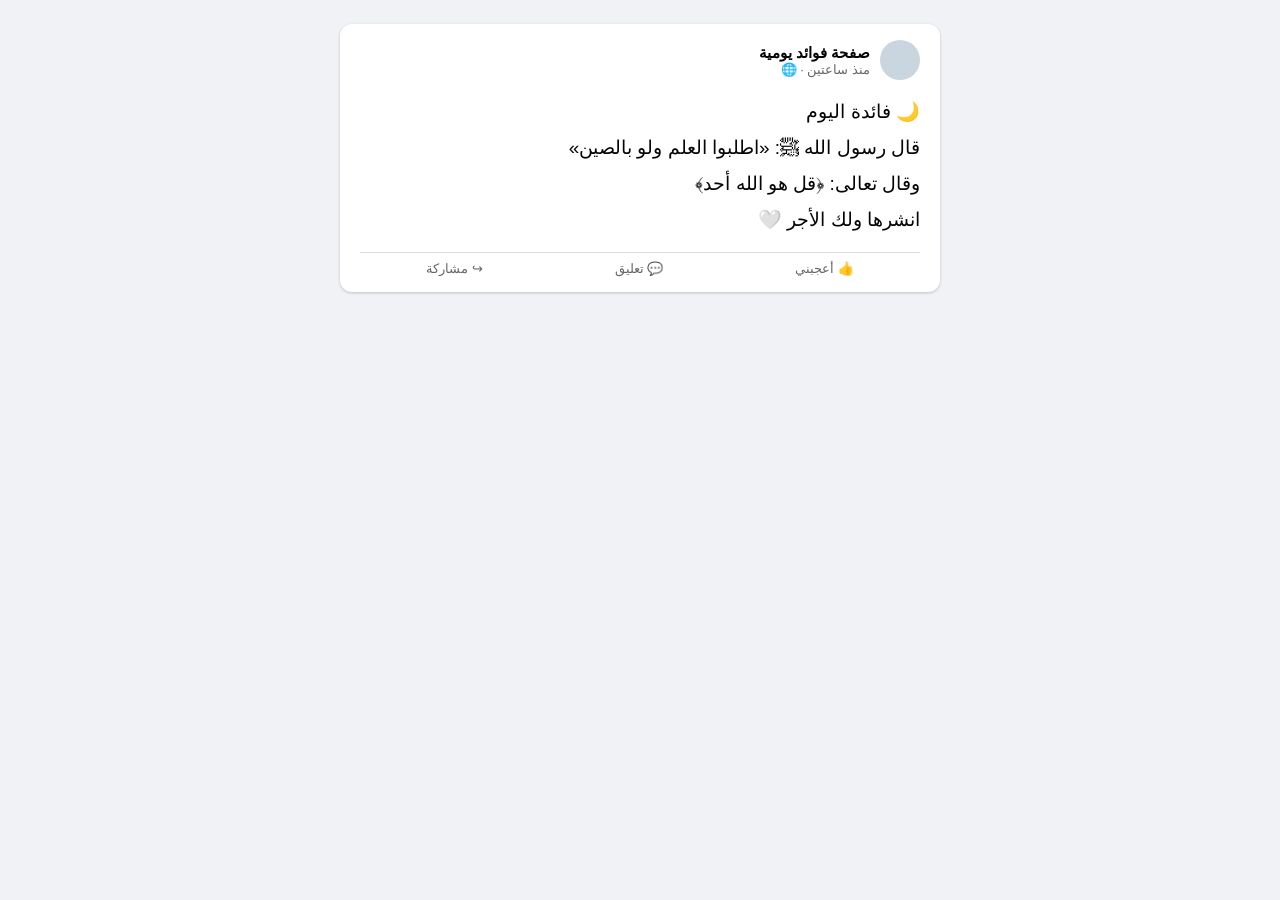
<file: docs/demo/synthetic_post.html>
<!doctype html><html lang="ar" dir="rtl"><meta charset="utf-8">
<!-- Synthetic demo post (P5: no real user content). Rendered to PNG by scripts/make_demo_image.py -->
<style>
body{margin:0;background:#f0f2f5;font-family:"Segoe UI",Tahoma,sans-serif}
.card{width:560px;margin:24px auto;background:#fff;border-radius:12px;box-shadow:0 1px 3px rgba(0,0,0,.2);padding:16px 20px}
.head{display:flex;gap:10px;align-items:center;color:#65676b;font-size:13px}
.avatar{width:40px;height:40px;border-radius:50%;background:#c9d6df}
.name{color:#050505;font-weight:700;font-size:15px}
.text{font-size:19px;line-height:1.9;color:#050505;margin:14px 0}
.bar{border-top:1px solid #ddd;padding-top:8px;color:#65676b;font-size:13px;display:flex;justify-content:space-around}
</style>
<div class="card">
  <div class="head"><div class="avatar"></div><div><div class="name">صفحة فوائد يومية</div>منذ ساعتين · 🌐</div></div>
  <div class="text">🌙 فائدة اليوم<br>قال رسول الله ﷺ: «اطلبوا العلم ولو بالصين»<br>وقال تعالى: ﴿قل هو الله أحد﴾<br>انشرها ولك الأجر 🤍</div>
  <div class="bar"><span>👍 أعجبني</span><span>💬 تعليق</span><span>↪ مشاركة</span></div>
</div></html>
</file>
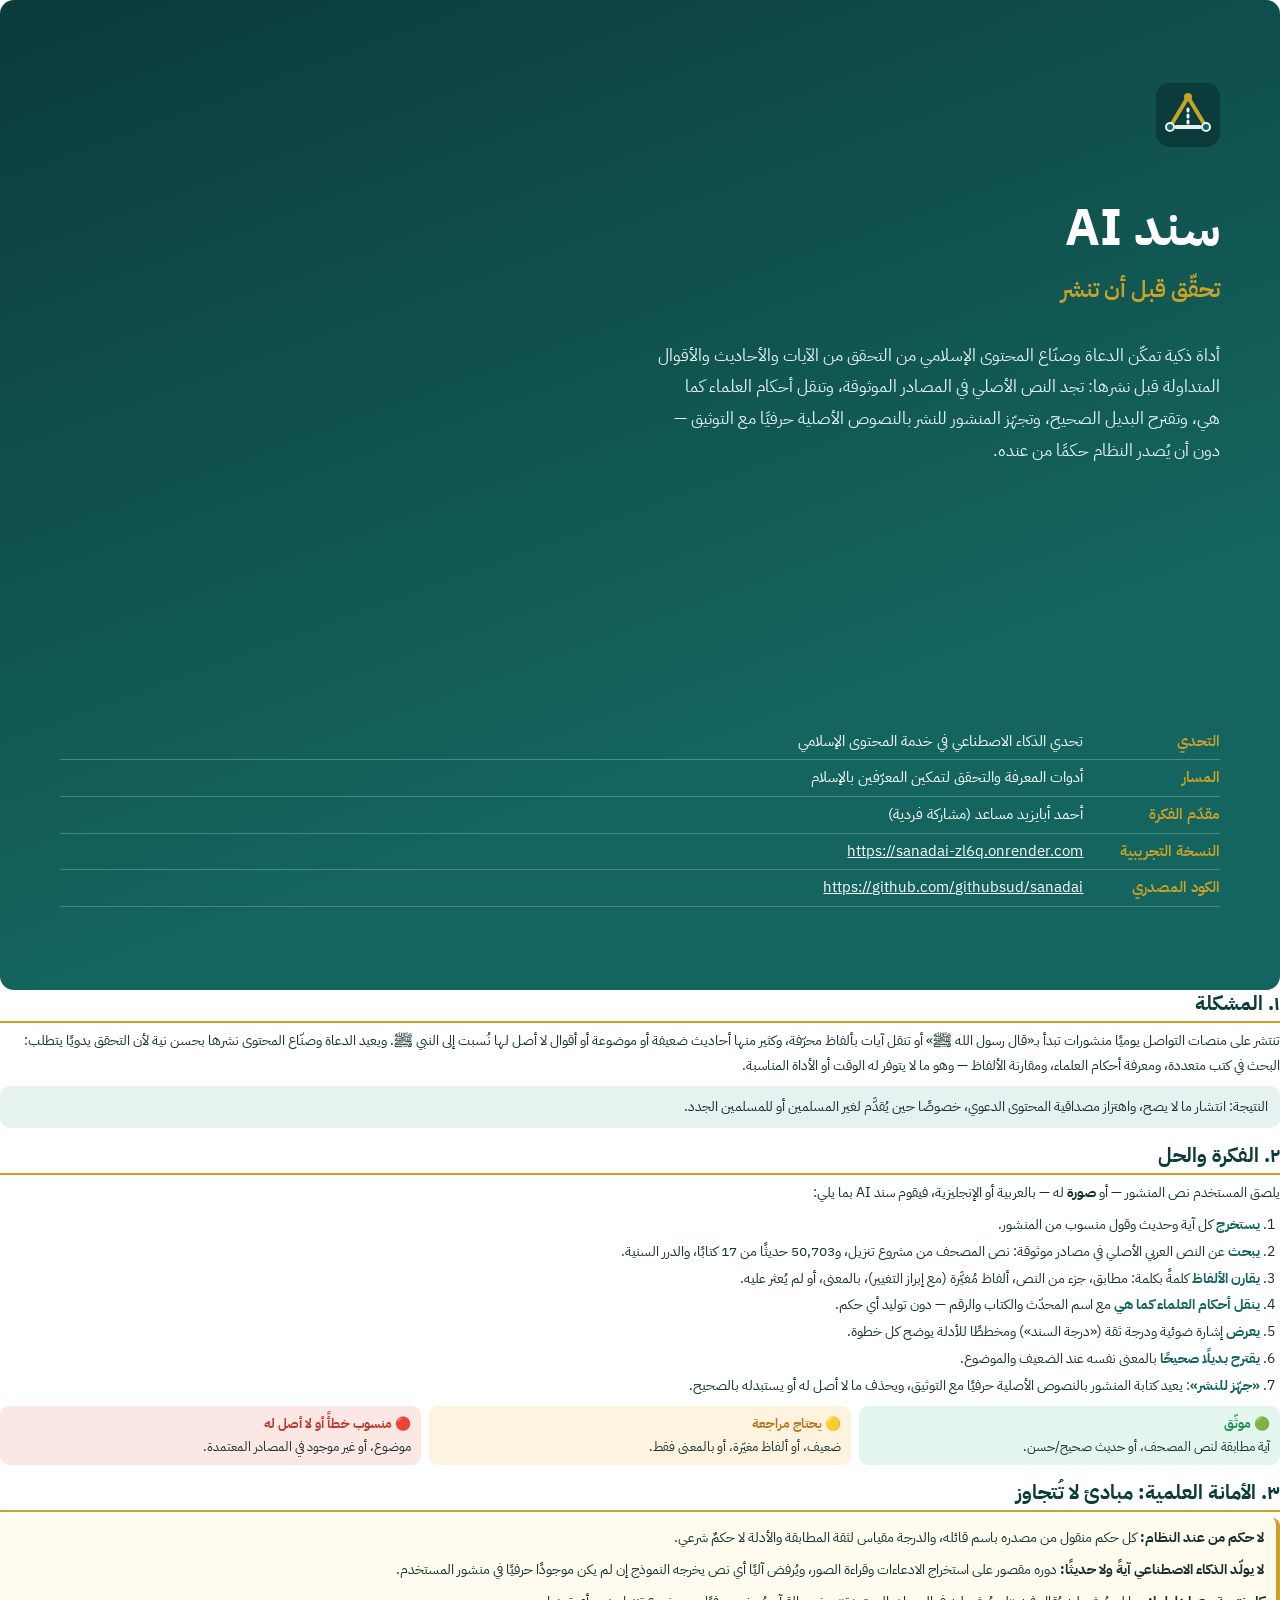
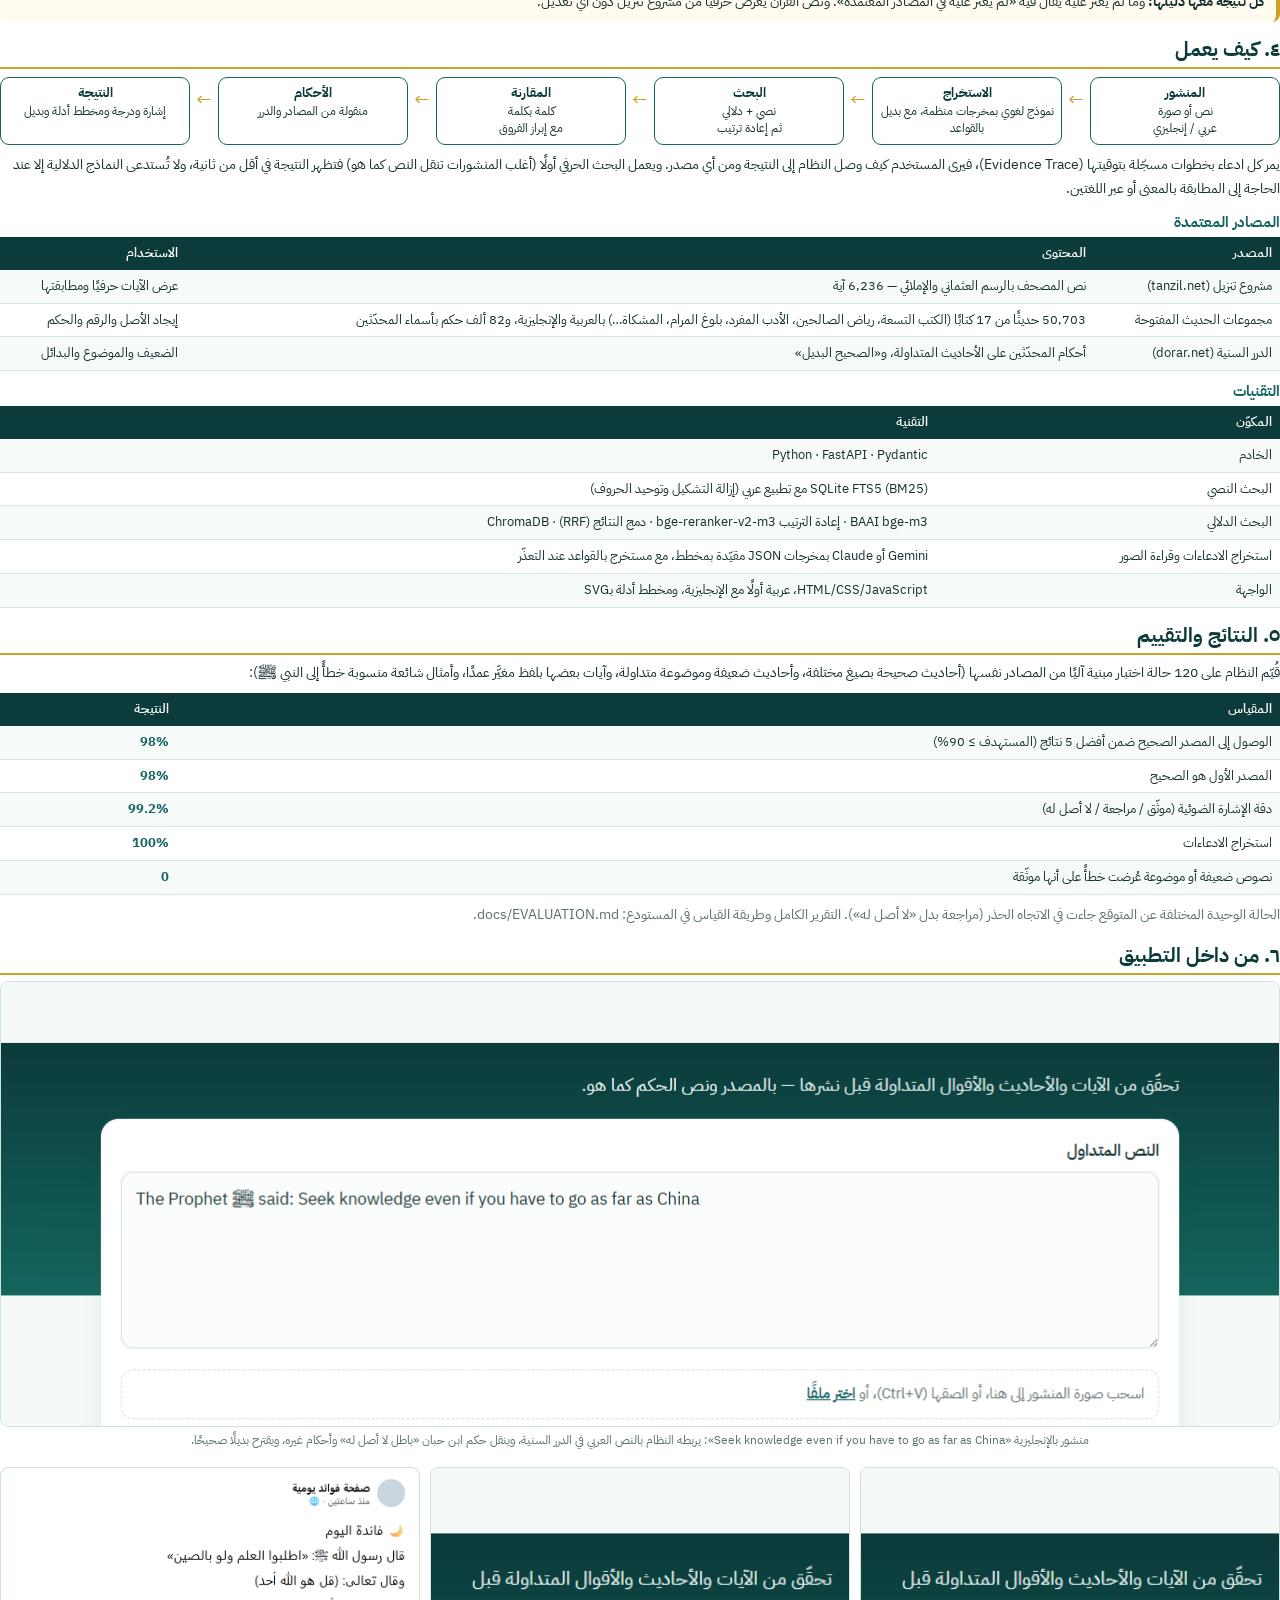
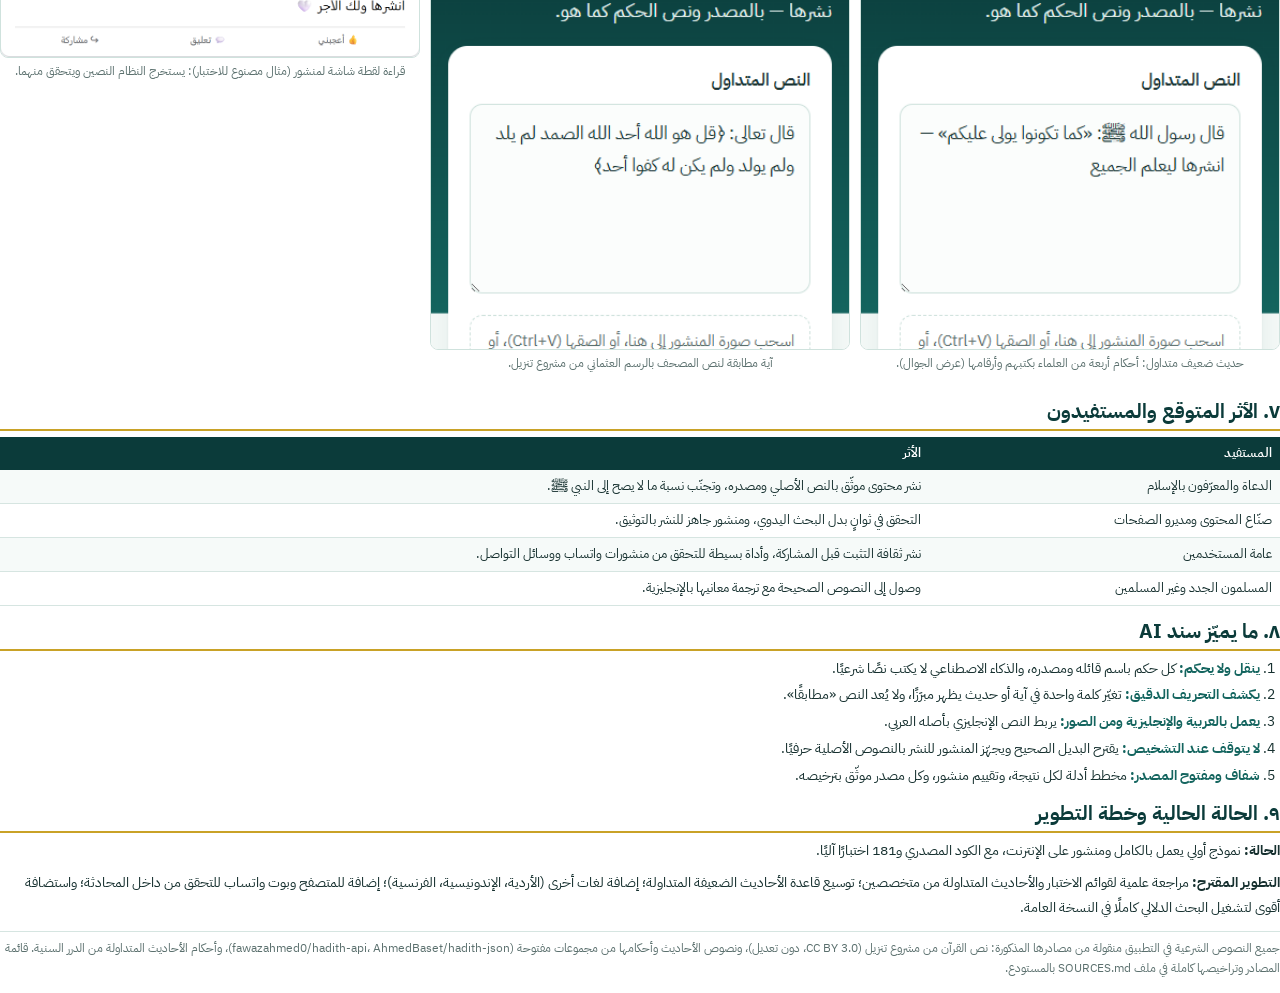
<file: docs/idea/idea.html>
<!doctype html>
<html lang="ar" dir="rtl">
<head>
<meta charset="utf-8">
<title>ملف الفكرة — سند AI</title>
<link rel="preconnect" href="https://fonts.googleapis.com">
<link rel="preconnect" href="https://fonts.gstatic.com" crossorigin>
<link href="https://fonts.googleapis.com/css2?family=IBM+Plex+Sans+Arabic:wght@400;500;600;700&family=Amiri:wght@400;700&display=swap" rel="stylesheet">
<style>
  @page { size: A4; margin: 16mm 15mm 16mm 15mm; }
  :root { --deep:#0B3B3A; --teal:#14655F; --gold:#C9A227; --mint:#E6F2EF; --ink:#16302F; --muted:#5B706E;
          --green:#1E8E5A; --amber:#B7791F; --red:#C0392B; }
  * { box-sizing: border-box; }
  body { margin:0; font-family:"IBM Plex Sans Arabic","Segoe UI",Tahoma,sans-serif; color:var(--ink);
         font-size:10.6pt; line-height:1.75; -webkit-print-color-adjust:exact; print-color-adjust:exact; }
  h1,h2,h3 { color:var(--deep); line-height:1.35; }
  h2 { font-size:15pt; margin:0 0 6px; padding-bottom:4px; border-bottom:2px solid var(--gold); }
  h3 { font-size:11.5pt; margin:10px 0 4px; color:var(--teal); }
  p { margin:0 0 7px; }
  section { margin-bottom:14px; break-inside:avoid; }
  .page-break { break-before:page; }
  .muted { color:var(--muted); }
  .ltr { direction:ltr; unicode-bidi:embed; display:inline-block; }

  /* cover */
  .cover { height:262mm; display:flex; flex-direction:column; justify-content:space-between;
           background:linear-gradient(160deg,var(--deep) 0%,var(--teal) 70%); color:#fff; border-radius:14px; padding:22mm 16mm; }
  .cover .logo { width:64px; height:64px; }
  .cover h1 { color:#fff; font-size:38pt; margin:10mm 0 2mm; }
  .cover .tag { font-size:17pt; color:var(--gold); font-weight:600; margin:0 0 8mm; }
  .cover .lead { font-size:12.5pt; line-height:1.9; max-width:150mm; color:#E6F2EF; }
  .cover table { width:100%; border-collapse:collapse; font-size:11pt; color:#fff; }
  .cover td { padding:5px 0; border-bottom:1px solid rgba(230,242,239,.25); vertical-align:top; }
  .cover td:first-child { color:var(--gold); width:36mm; font-weight:600; }
  .cover a { color:#fff; }

  .box { background:var(--mint); border-radius:10px; padding:9px 12px; }
  .principle { border-inline-start:4px solid var(--gold); background:#FFFBEF; border-radius:8px; padding:8px 12px; }
  ol.steps { padding-inline-start:20px; margin:4px 0; }
  ol.steps li { margin:2px 0; }
  ol.steps b { color:var(--teal); }

  .flow { display:flex; gap:6px; align-items:stretch; margin:8px 0; }
  .flow div { flex:1; background:#fff; border:1.5px solid var(--teal); border-radius:9px; padding:6px 5px; text-align:center;
              font-size:9pt; line-height:1.45; }
  .flow div b { display:block; color:var(--deep); font-size:9.6pt; }
  .flow .arrow { flex:0 0 12px; border:none; background:none; color:var(--gold); font-size:14pt; padding:10px 0 0; }

  table.t { width:100%; border-collapse:collapse; font-size:9.8pt; margin:4px 0 8px; }
  table.t th { background:var(--deep); color:#fff; font-weight:600; padding:5px 8px; text-align:start; }
  table.t td { border-bottom:1px solid #d6e5e1; padding:5px 8px; vertical-align:top; }
  table.t tr:nth-child(even) td { background:#F6FAF9; }
  .num { font-weight:700; color:var(--teal); white-space:nowrap; }

  .lights { display:flex; gap:8px; }
  .lights div { flex:1; border-radius:9px; padding:7px 10px; font-size:9.6pt; }
  .g { background:#E3F5EC; } .a { background:#FDF3DF; } .r { background:#FBE7E4; }
  .g b { color:var(--green); } .a b { color:var(--amber); } .r b { color:var(--red); }

  figure { margin:6px 0 10px; break-inside:avoid; }
  figure img { width:100%; border:1px solid #cfe2dd; border-radius:8px; display:block; }
  figure.crop img { height:118mm; object-fit:cover; object-position:top; }
  figcaption { font-size:9pt; color:var(--muted); margin-top:3px; text-align:center; }
  .two { display:flex; gap:10px; }
  .two figure { flex:1; }
  .mobile img { height:128mm; object-fit:cover; object-position:top; }
  .footer-note { font-size:8.8pt; color:var(--muted); border-top:1px solid #d6e5e1; padding-top:6px; margin-top:10px; }
</style>
</head>
<body>

<!-- ============ COVER ============ -->
<div class="cover">
  <div>
    <img class="logo" src="../../web/assets/logo.svg" alt="">
    <h1>سند AI</h1>
    <p class="tag">تحقّق قبل أن تنشر</p>
    <p class="lead">أداة ذكية تمكّن الدعاة وصنّاع المحتوى الإسلامي من التحقق من الآيات والأحاديث والأقوال المتداولة قبل نشرها:
      تجد النص الأصلي في المصادر الموثوقة، وتنقل أحكام العلماء كما هي، وتقترح البديل الصحيح، وتجهّز المنشور للنشر
      بالنصوص الأصلية حرفيًا مع التوثيق — دون أن يُصدر النظام حكمًا من عنده.</p>
  </div>
  <table>
    <tr><td>التحدي</td><td>تحدي الذكاء الاصطناعي في خدمة المحتوى الإسلامي</td></tr>
    <tr><td>المسار</td><td>أدوات المعرفة والتحقق لتمكين المعرّفين بالإسلام</td></tr>
    <tr><td>مقدّم الفكرة</td><td>أحمد أبايزيد مساعد (مشاركة فردية)</td></tr>
    <tr><td>النسخة التجريبية</td><td><a class="ltr" href="https://sanadai-zl6q.onrender.com">https://sanadai-zl6q.onrender.com</a></td></tr>
    <tr><td>الكود المصدري</td><td><a class="ltr" href="https://github.com/githubsud/sanadai">https://github.com/githubsud/sanadai</a></td></tr>
  </table>
</div>

<!-- ============ PROBLEM / SOLUTION ============ -->
<div class="page-break"></div>
<section>
  <h2>١. المشكلة</h2>
  <p>تنتشر على منصات التواصل يوميًا منشورات تبدأ بـ«قال رسول الله ﷺ» أو تنقل آيات بألفاظ محرّفة، وكثير منها أحاديث ضعيفة
    أو موضوعة أو أقوال لا أصل لها نُسبت إلى النبي ﷺ. ويعيد الدعاة وصنّاع المحتوى نشرها بحسن نية لأن التحقق يدويًا يتطلب:
    البحث في كتب متعددة، ومعرفة أحكام العلماء، ومقارنة الألفاظ — وهو ما لا يتوفر له الوقت أو الأداة المناسبة.</p>
  <div class="box">النتيجة: انتشار ما لا يصح، واهتزاز مصداقية المحتوى الدعوي، خصوصًا حين يُقدَّم لغير المسلمين أو للمسلمين الجدد.</div>
</section>

<section>
  <h2>٢. الفكرة والحل</h2>
  <p>يلصق المستخدم نص المنشور — أو <b>صورة</b> له — بالعربية أو الإنجليزية، فيقوم سند AI بما يلي:</p>
  <ol class="steps">
    <li><b>يستخرج</b> كل آية وحديث وقول منسوب من المنشور.</li>
    <li><b>يبحث</b> عن النص العربي الأصلي في مصادر موثوقة: نص المصحف من مشروع تنزيل، و50,703 حديثًا من 17 كتابًا، والدرر السنية.</li>
    <li><b>يقارن الألفاظ</b> كلمةً بكلمة: مطابق، جزء من النص، ألفاظ مُغيَّرة (مع إبراز التغيير)، بالمعنى، أو لم يُعثر عليه.</li>
    <li><b>ينقل أحكام العلماء كما هي</b> مع اسم المحدّث والكتاب والرقم — دون توليد أي حكم.</li>
    <li><b>يعرض</b> إشارة ضوئية ودرجة ثقة («درجة السند») ومخططًا للأدلة يوضح كل خطوة.</li>
    <li><b>يقترح بديلًا صحيحًا</b> بالمعنى نفسه عند الضعيف والموضوع.</li>
    <li><b>«جهّز للنشر»</b>: يعيد كتابة المنشور بالنصوص الأصلية حرفيًا مع التوثيق، ويحذف ما لا أصل له أو يستبدله بالصحيح.</li>
  </ol>
  <div class="lights" style="margin-top:8px">
    <div class="g"><b>🟢 موثّق</b><br>آية مطابقة لنص المصحف، أو حديث صحيح/حسن.</div>
    <div class="a"><b>🟡 يحتاج مراجعة</b><br>ضعيف، أو ألفاظ مغيّرة، أو بالمعنى فقط.</div>
    <div class="r"><b>🔴 منسوب خطأً أو لا أصل له</b><br>موضوع، أو غير موجود في المصادر المعتمدة.</div>
  </div>
</section>

<section>
  <h2>٣. الأمانة العلمية: مبادئ لا تُتجاوز</h2>
  <div class="principle">
    <p><b>لا حكم من عند النظام:</b> كل حكم منقول من مصدره باسم قائله، والدرجة مقياس لثقة المطابقة والأدلة لا حكمٌ شرعي.</p>
    <p><b>لا يولّد الذكاء الاصطناعي آيةً ولا حديثًا:</b> دوره مقصور على استخراج الادعاءات وقراءة الصور، ويُرفض آليًا أي نص
      يخرجه النموذج إن لم يكن موجودًا حرفيًا في منشور المستخدم.</p>
    <p style="margin:0"><b>كل نتيجة معها دليلها:</b> وما لم يُعثر عليه يُقال فيه «لم يُعثر عليه في المصادر المعتمدة». ونص القرآن
      يُعرض حرفيًا من مشروع تنزيل دون أي تعديل.</p>
  </div>
</section>

<!-- ============ HOW IT WORKS ============ -->
<div class="page-break"></div>
<section>
  <h2>٤. كيف يعمل</h2>
  <div class="flow">
    <div><b>المنشور</b>نص أو صورة<br>عربي / إنجليزي</div><div class="arrow">←</div>
    <div><b>الاستخراج</b>نموذج لغوي بمخرجات منظمة، مع بديل بالقواعد</div><div class="arrow">←</div>
    <div><b>البحث</b>نصي + دلالي<br>ثم إعادة ترتيب</div><div class="arrow">←</div>
    <div><b>المقارنة</b>كلمة بكلمة<br>مع إبراز الفروق</div><div class="arrow">←</div>
    <div><b>الأحكام</b>منقولة من المصادر والدرر</div><div class="arrow">←</div>
    <div><b>النتيجة</b>إشارة ودرجة ومخطط أدلة وبديل</div>
  </div>
  <p>يمر كل ادعاء بخطوات مسجّلة بتوقيتها (Evidence Trace)، فيرى المستخدم كيف وصل النظام إلى النتيجة ومن أي مصدر.
    ويعمل البحث الحرفي أولًا (أغلب المنشورات تنقل النص كما هو) فتظهر النتيجة في أقل من ثانية، ولا تُستدعى النماذج الدلالية
    إلا عند الحاجة إلى المطابقة بالمعنى أو عبر اللغتين.</p>

  <h3>المصادر المعتمدة</h3>
  <table class="t">
    <tr><th>المصدر</th><th>المحتوى</th><th>الاستخدام</th></tr>
    <tr><td>مشروع تنزيل (tanzil.net)</td><td>نص المصحف بالرسم العثماني والإملائي — 6,236 آية</td><td>عرض الآيات حرفيًا ومطابقتها</td></tr>
    <tr><td>مجموعات الحديث المفتوحة</td><td>50,703 حديثًا من 17 كتابًا (الكتب التسعة، رياض الصالحين، الأدب المفرد، بلوغ المرام، المشكاة…) بالعربية والإنجليزية، و82 ألف حكم بأسماء المحدّثين</td><td>إيجاد الأصل والرقم والحكم</td></tr>
    <tr><td>الدرر السنية (dorar.net)</td><td>أحكام المحدّثين على الأحاديث المتداولة، و«الصحيح البديل»</td><td>الضعيف والموضوع والبدائل</td></tr>
  </table>

  <h3>التقنيات</h3>
  <table class="t">
    <tr><th>المكوّن</th><th>التقنية</th></tr>
    <tr><td>الخادم</td><td>Python · FastAPI · Pydantic</td></tr>
    <tr><td>البحث النصي</td><td>SQLite FTS5 (BM25) مع تطبيع عربي (إزالة التشكيل وتوحيد الحروف)</td></tr>
    <tr><td>البحث الدلالي</td><td>BAAI bge-m3 · إعادة الترتيب bge-reranker-v2-m3 · دمج النتائج (RRF) · ChromaDB</td></tr>
    <tr><td>استخراج الادعاءات وقراءة الصور</td><td>Gemini أو Claude بمخرجات JSON مقيّدة بمخطط، مع مستخرج بالقواعد عند التعذّر</td></tr>
    <tr><td>الواجهة</td><td>HTML/CSS/JavaScript، عربية أولًا مع الإنجليزية، ومخطط أدلة بـSVG</td></tr>
  </table>
</section>

<!-- ============ RESULTS ============ -->
<section>
  <h2>٥. النتائج والتقييم</h2>
  <p>قُيّم النظام على 120 حالة اختبار مبنية آليًا من المصادر نفسها (أحاديث صحيحة بصيغ مختلفة، وأحاديث ضعيفة وموضوعة متداولة،
    وآيات بعضها بلفظ مغيَّر عمدًا، وأمثال شائعة منسوبة خطأً إلى النبي ﷺ):</p>
  <table class="t">
    <tr><th>المقياس</th><th>النتيجة</th></tr>
    <tr><td>الوصول إلى المصدر الصحيح ضمن أفضل 5 نتائج (المستهدف ≥ 90%)</td><td class="num">98%</td></tr>
    <tr><td>المصدر الأول هو الصحيح</td><td class="num">98%</td></tr>
    <tr><td>دقة الإشارة الضوئية (موثّق / مراجعة / لا أصل له)</td><td class="num">99.2%</td></tr>
    <tr><td>استخراج الادعاءات</td><td class="num">100%</td></tr>
    <tr><td>نصوص ضعيفة أو موضوعة عُرضت خطأً على أنها موثّقة</td><td class="num">0</td></tr>
  </table>
  <p class="muted">الحالة الوحيدة المختلفة عن المتوقع جاءت في الاتجاه الحذر (مراجعة بدل «لا أصل له»). التقرير الكامل وطريقة
    القياس في المستودع: docs/EVALUATION.md.</p>
</section>

<!-- ============ SCREENSHOTS ============ -->
<div class="page-break"></div>
<section>
  <h2>٦. من داخل التطبيق</h2>
  <figure class="crop">
    <img src="../screenshots/02-fabricated-desktop.png" alt="">
    <figcaption>منشور بالإنجليزية «Seek knowledge even if you have to go as far as China»: يربطه النظام بالنص العربي في الدرر السنية،
      وينقل حكم ابن حبان «باطل لا أصل له» وأحكام غيره، ويقترح بديلًا صحيحًا.</figcaption>
  </figure>
  <div class="two">
    <figure class="mobile"><img src="../screenshots/02-weak-mobile.png" alt="">
      <figcaption>حديث ضعيف متداول: أحكام أربعة من العلماء بكتبهم وأرقامها (عرض الجوال).</figcaption></figure>
    <figure class="mobile"><img src="../screenshots/02-quran-mobile.png" alt="">
      <figcaption>آية مطابقة لنص المصحف بالرسم العثماني من مشروع تنزيل.</figcaption></figure>
    <figure class="mobile"><img src="../demo/synthetic_post.png" alt="" style="height:auto;object-fit:contain">
      <figcaption>قراءة لقطة شاشة لمنشور (مثال مصنوع للاختبار): يستخرج النظام النصين ويتحقق منهما.</figcaption></figure>
  </div>
</section>

<!-- ============ IMPACT ============ -->
<div class="page-break"></div>
<section>
  <h2>٧. الأثر المتوقع والمستفيدون</h2>
  <table class="t">
    <tr><th>المستفيد</th><th>الأثر</th></tr>
    <tr><td>الدعاة والمعرّفون بالإسلام</td><td>نشر محتوى موثّق بالنص الأصلي ومصدره، وتجنّب نسبة ما لا يصح إلى النبي ﷺ.</td></tr>
    <tr><td>صنّاع المحتوى ومديرو الصفحات</td><td>التحقق في ثوانٍ بدل البحث اليدوي، ومنشور جاهز للنشر بالتوثيق.</td></tr>
    <tr><td>عامة المستخدمين</td><td>نشر ثقافة التثبت قبل المشاركة، وأداة بسيطة للتحقق من منشورات واتساب ووسائل التواصل.</td></tr>
    <tr><td>المسلمون الجدد وغير المسلمين</td><td>وصول إلى النصوص الصحيحة مع ترجمة معانيها بالإنجليزية.</td></tr>
  </table>

  <h2 style="margin-top:12px">٨. ما يميّز سند AI</h2>
  <ol class="steps">
    <li><b>ينقل ولا يحكم:</b> كل حكم باسم قائله ومصدره، والذكاء الاصطناعي لا يكتب نصًا شرعيًا.</li>
    <li><b>يكشف التحريف الدقيق:</b> تغيّر كلمة واحدة في آية أو حديث يظهر مبرَزًا، ولا يُعد النص «مطابقًا».</li>
    <li><b>يعمل بالعربية والإنجليزية ومن الصور:</b> يربط النص الإنجليزي بأصله العربي.</li>
    <li><b>لا يتوقف عند التشخيص:</b> يقترح البديل الصحيح ويجهّز المنشور للنشر بالنصوص الأصلية حرفيًا.</li>
    <li><b>شفاف ومفتوح المصدر:</b> مخطط أدلة لكل نتيجة، وتقييم منشور، وكل مصدر موثّق بترخيصه.</li>
  </ol>

  <h2 style="margin-top:12px">٩. الحالة الحالية وخطة التطوير</h2>
  <p><b>الحالة:</b> نموذج أولي يعمل بالكامل ومنشور على الإنترنت، مع الكود المصدري و181 اختبارًا آليًا.</p>
  <p><b>التطوير المقترح:</b> مراجعة علمية لقوائم الاختبار والأحاديث المتداولة من متخصصين؛ توسيع قاعدة الأحاديث الضعيفة
    المتداولة؛ إضافة لغات أخرى (الأردية، الإندونيسية، الفرنسية)؛ إضافة للمتصفح وبوت واتساب للتحقق من داخل المحادثة؛
    واستضافة أقوى لتشغيل البحث الدلالي كاملًا في النسخة العامة.</p>

  <p class="footer-note">جميع النصوص الشرعية في التطبيق منقولة من مصادرها المذكورة: نص القرآن من مشروع تنزيل (CC BY 3.0، دون تعديل)،
    ونصوص الأحاديث وأحكامها من مجموعات مفتوحة (fawazahmed0/hadith-api، AhmedBaset/hadith-json)، وأحكام الأحاديث المتداولة
    من الدرر السنية. قائمة المصادر وتراخيصها كاملة في ملف SOURCES.md بالمستودع.</p>
</section>

</body>
</html>
</file>
